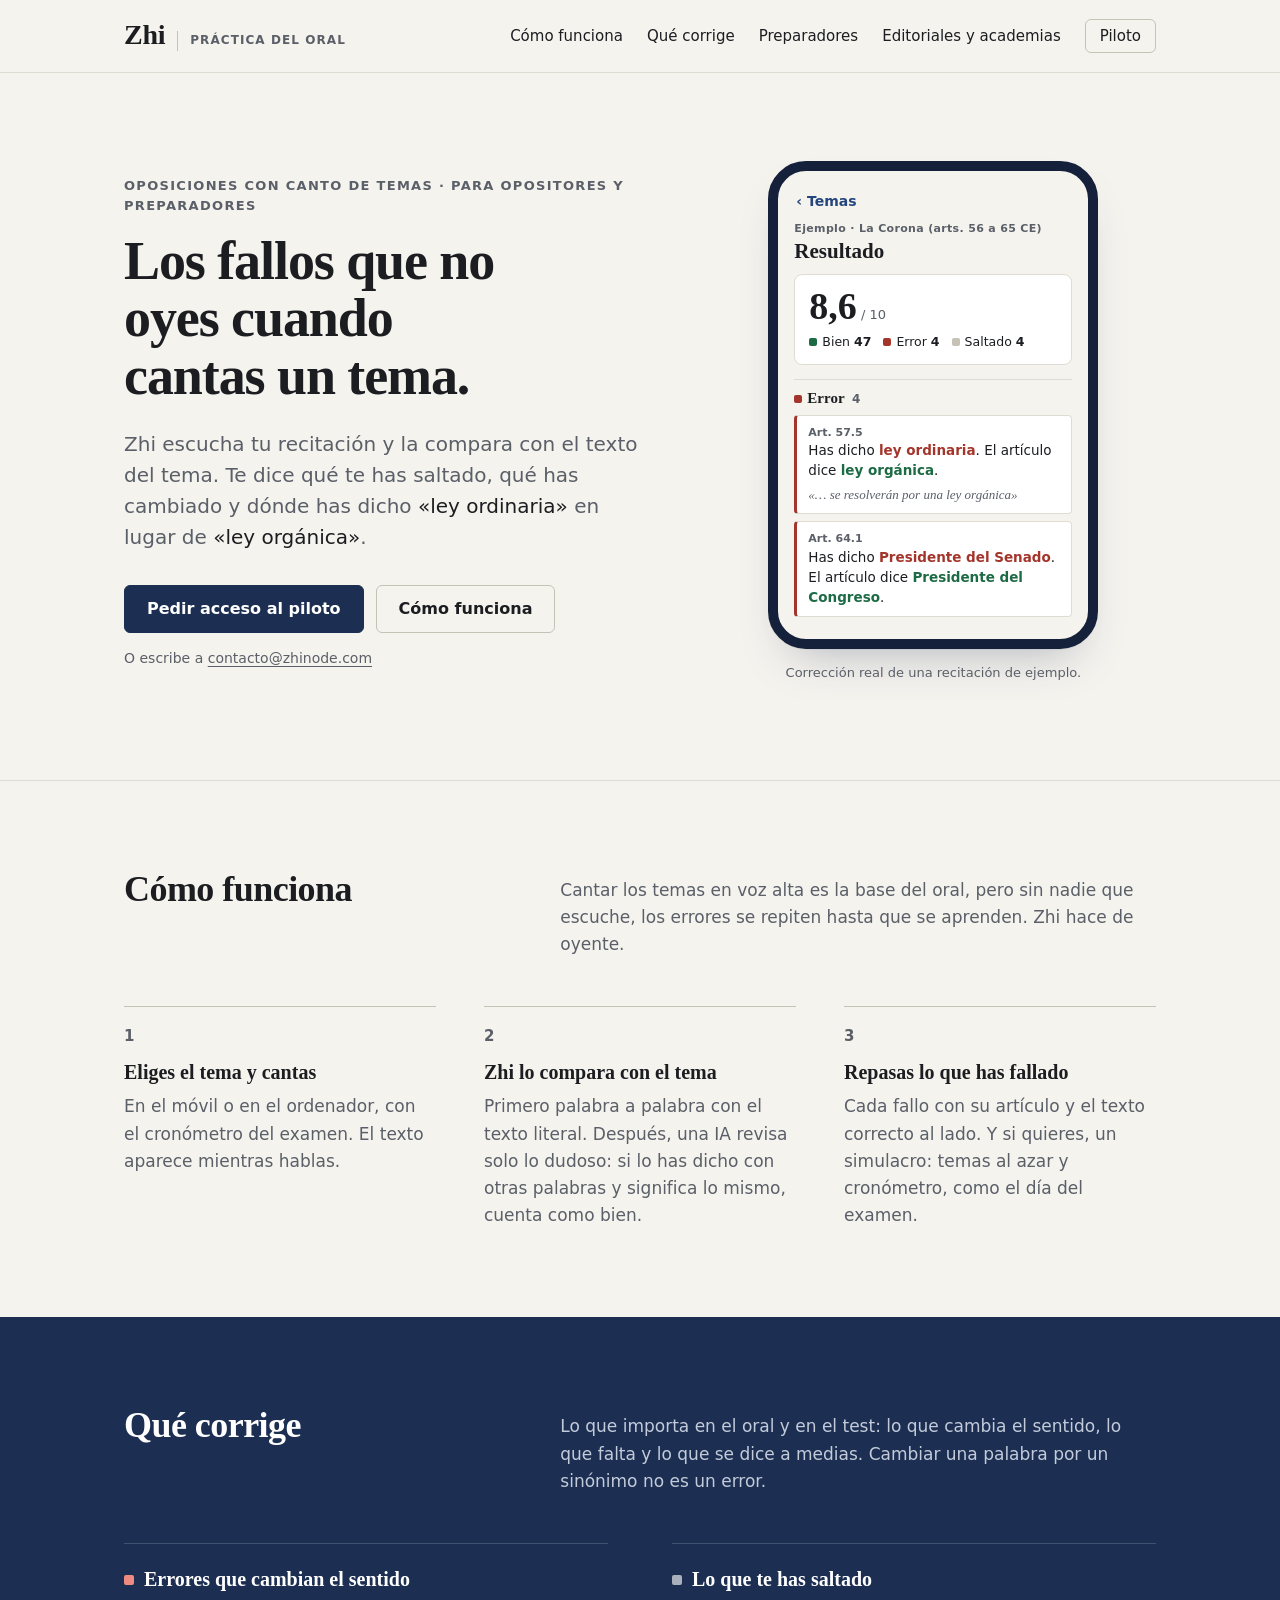
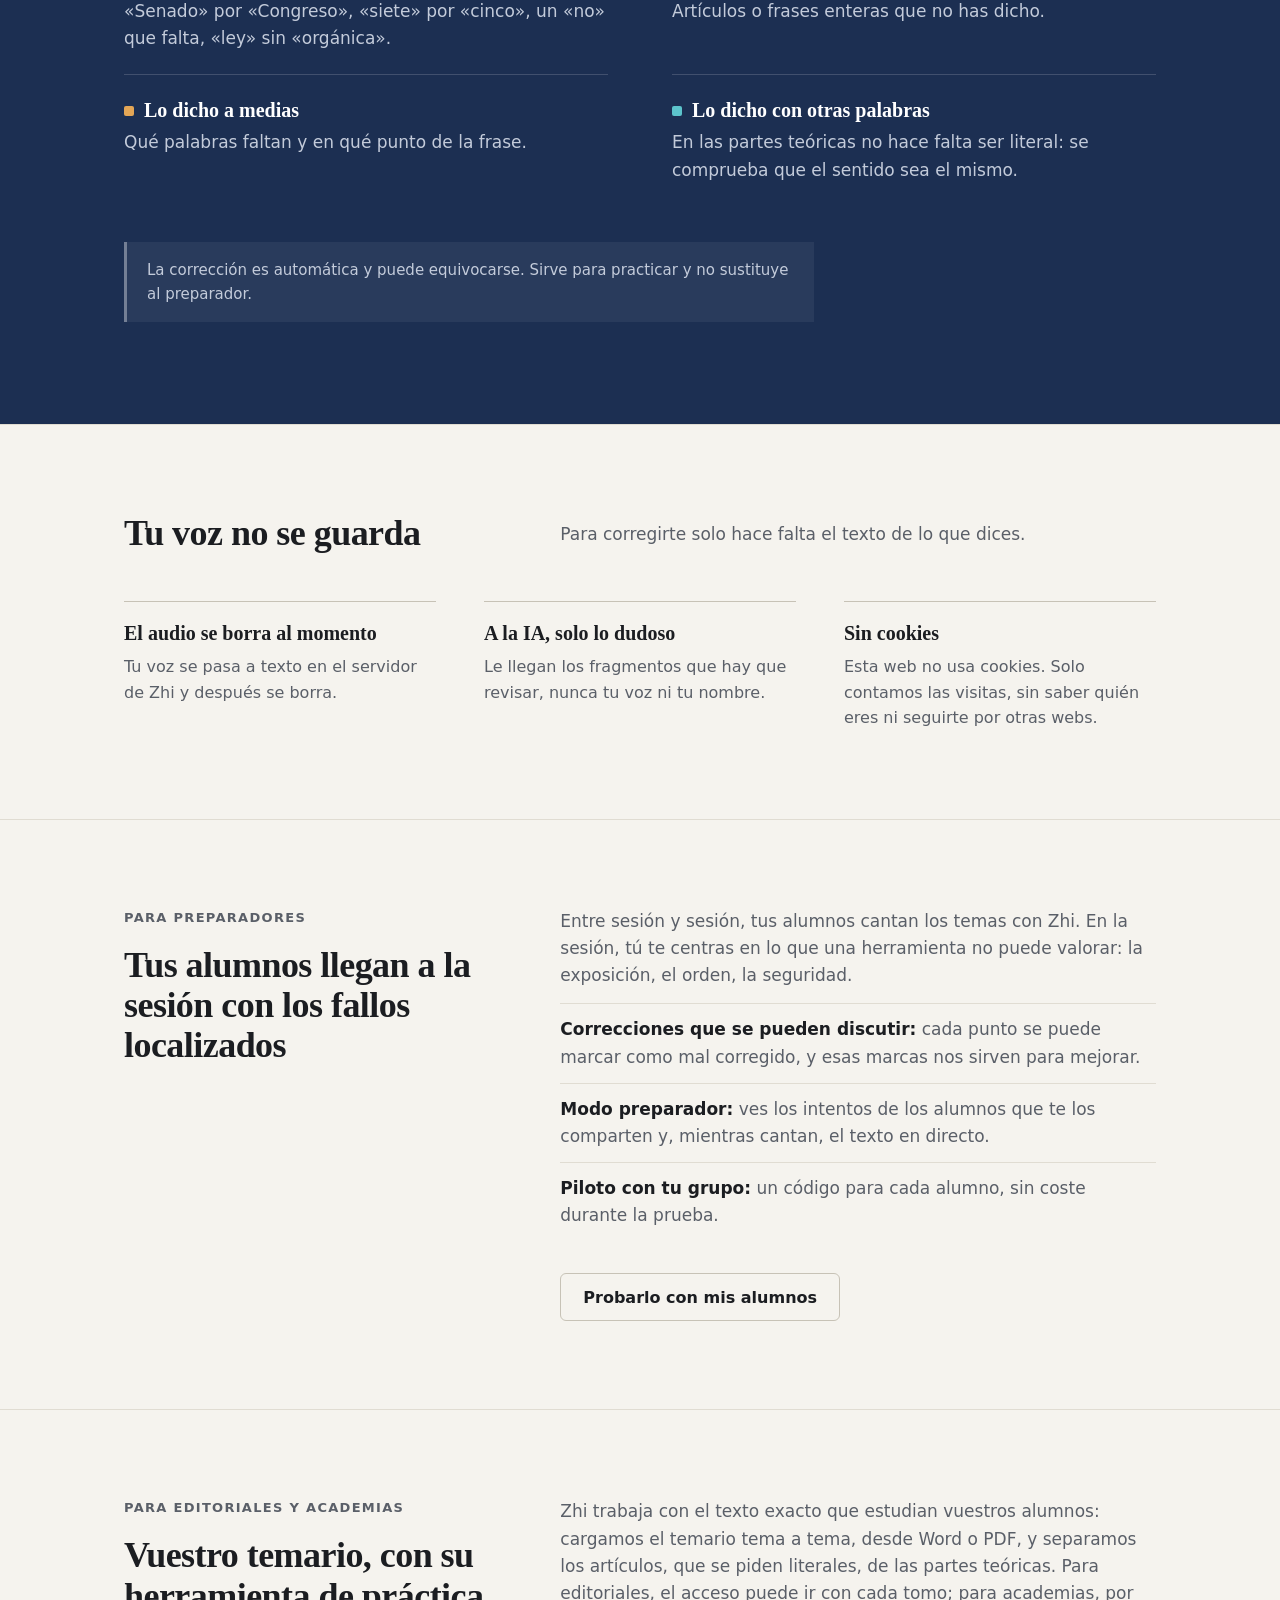
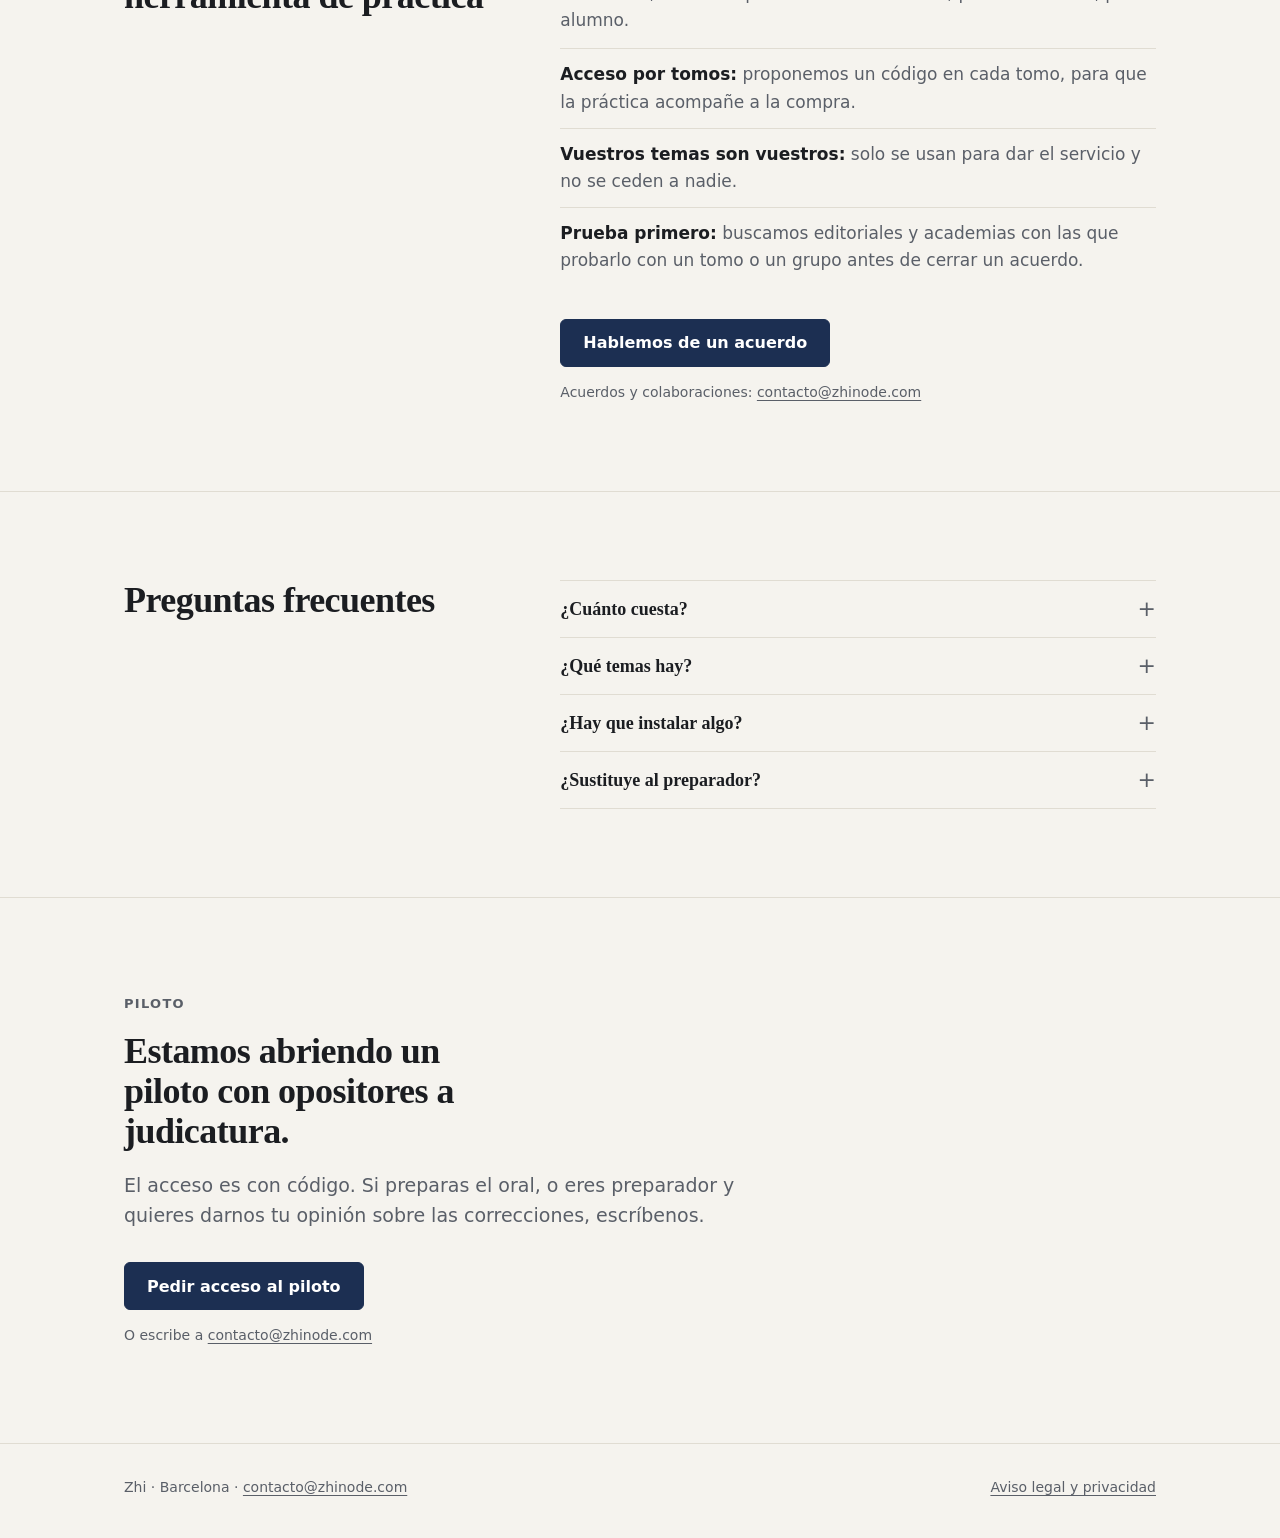
<file: index.html>
<!doctype html>
<html lang="es">
<head>
  <meta charset="utf-8">
  <meta name="viewport" content="width=device-width, initial-scale=1">
  <title>Zhi · Práctica del oral para oposiciones</title>
  <meta name="description" content="Zhi escucha cómo cantas un tema y lo compara con el texto: lo que te has saltado, lo que has cambiado y los errores que cambian el sentido.">
  <meta property="og:title" content="Zhi · Práctica del oral para oposiciones">
  <meta property="og:description" content="Canta el tema y Zhi te dice qué has dicho mal, qué te has saltado y qué has explicado con otras palabras.">
  <meta property="og:locale" content="es_ES">
  <meta property="og:url" content="https://oposiciones.zhinode.com/">
  <link rel="canonical" href="https://oposiciones.zhinode.com/">
  <meta name="theme-color" content="#1c2f52">
  <link rel="icon" href="icono.svg" type="image/svg+xml">
  <link rel="stylesheet" href="estilos.css?v=3">
</head>
<body>
  <a class="saltar" href="#contenido">Saltar al contenido</a>

  <header class="cabecera">
    <div class="ancho">
      <a class="marca" href="./" aria-label="Zhi, inicio">
        <span class="logo">Zhi</span>
        <span class="producto">Práctica del oral</span>
      </a>
      <nav aria-label="Secciones">
        <ul>
          <li><a href="#como">Cómo funciona</a></li>
          <li><a href="#corrige">Qué corrige</a></li>
          <li><a href="#preparadores">Preparadores</a></li>
          <li><a href="#editoriales">Editoriales y academias</a></li>
          <li><a href="#piloto" class="nav-piloto">Piloto</a></li>
        </ul>
      </nav>
    </div>
  </header>

  <main id="contenido">
    <section class="portada">
      <div class="ancho">
        <div>
          <p class="antetitulo">Oposiciones con canto de temas · para opositores y preparadores</p>
          <h1>Los fallos que no oyes cuando cantas un tema.</h1>
          <p class="entrada">Zhi escucha tu recitación y la compara con el texto del tema. Te dice qué te has saltado, qué has cambiado y dónde has dicho <q>ley ordinaria</q> en lugar de <q>ley orgánica</q>.</p>
          <div class="acciones">
            <a class="boton primario" href="mailto:contacto@zhinode.com?subject=Piloto%20de%20Zhi">Pedir acceso al piloto</a>
            <a class="boton" href="#como">Cómo funciona</a>
          </div>
          <p class="correo-visible">O escribe a <a href="mailto:contacto@zhinode.com">contacto@zhinode.com</a></p>
        </div>

        <figure class="telefono" aria-label="Pantalla de resultado de Zhi en un móvil">
          <div class="pantalla">
            <div class="app-barra"><span>‹ Temas</span></div>
            <p class="app-materia">Ejemplo · La Corona (arts. 56 a 65 CE)</p>
            <p class="app-titulo">Resultado</p>
            <div class="app-nota">
              <span class="cifra">8,6<small> / 10</small></span>
              <span class="cifras">
                <span><i class="dicho"></i>Bien <b>47</b></span>
                <span><i class="error"></i>Error <b>4</b></span>
                <span><i class="saltado"></i>Saltado <b>4</b></span>
              </span>
            </div>
            <p class="app-apartado"><i class="error"></i>Error <b>4</b></p>
            <div class="app-fallo">
              <span class="ref">Art. 57.5</span>
              Has dicho <mark>ley ordinaria</mark>. El artículo dice <mark class="bien">ley orgánica</mark>.
              <span class="cita">«… se resolverán por una ley orgánica»</span>
            </div>
            <div class="app-fallo">
              <span class="ref">Art. 64.1</span>
              Has dicho <mark>Presidente del Senado</mark>. El artículo dice <mark class="bien">Presidente del Congreso</mark>.
            </div>
          </div>
          <figcaption>Corrección real de una recitación de ejemplo.</figcaption>
        </figure>
      </div>
    </section>

    <section class="seccion" id="como" aria-labelledby="como-titulo">
      <div class="ancho">
        <div class="seccion-cabecera">
          <h2 id="como-titulo">Cómo funciona</h2>
          <p>Cantar los temas en voz alta es la base del oral, pero sin nadie que escuche, los errores se repiten hasta que se aprenden. Zhi hace de oyente.</p>
        </div>
        <ol class="pasos">
          <li>
            <h3>Eliges el tema y cantas</h3>
            <p>En el móvil o en el ordenador, con el cronómetro del examen. El texto aparece mientras hablas.</p>
          </li>
          <li>
            <h3>Zhi lo compara con el tema</h3>
            <p>Primero palabra a palabra con el texto literal. Después, una IA revisa solo lo dudoso: si lo has dicho con otras palabras y significa lo mismo, cuenta como bien.</p>
          </li>
          <li>
            <h3>Repasas lo que has fallado</h3>
            <p>Cada fallo con su artículo y el texto correcto al lado. Y si quieres, un simulacro: temas al azar y cronómetro, como el día del examen.</p>
          </li>
        </ol>
      </div>
    </section>

    <section class="seccion banda" id="corrige" aria-labelledby="corrige-titulo">
      <div class="ancho">
        <div class="seccion-cabecera">
          <h2 id="corrige-titulo">Qué corrige</h2>
          <p>Lo que importa en el oral y en el test: lo que cambia el sentido, lo que falta y lo que se dice a medias. Cambiar una palabra por un sinónimo no es un error.</p>
        </div>
        <dl class="corrige">
          <div class="error">
            <dt>Errores que cambian el sentido</dt>
            <dd>«Senado» por «Congreso», «siete» por «cinco», un «no» que falta, «ley» sin «orgánica».</dd>
          </div>
          <div class="saltado">
            <dt>Lo que te has saltado</dt>
            <dd>Artículos o frases enteras que no has dicho.</dd>
          </div>
          <div class="incompleto">
            <dt>Lo dicho a medias</dt>
            <dd>Qué palabras faltan y en qué punto de la frase.</dd>
          </div>
          <div class="equivalente">
            <dt>Lo dicho con otras palabras</dt>
            <dd>En las partes teóricas no hace falta ser literal: se comprueba que el sentido sea el mismo.</dd>
          </div>
        </dl>
        <p class="aviso">La corrección es automática y puede equivocarse. Sirve para practicar y no sustituye al preparador.</p>
      </div>
    </section>

    <section class="seccion" aria-labelledby="datos-titulo">
      <div class="ancho">
        <div class="seccion-cabecera">
          <h2 id="datos-titulo">Tu voz no se guarda</h2>
          <p>Para corregirte solo hace falta el texto de lo que dices.</p>
        </div>
        <div class="datos">
          <div>
            <h3>El audio se borra al momento</h3>
            <p>Tu voz se pasa a texto en el servidor de Zhi y después se borra.</p>
          </div>
          <div>
            <h3>A la IA, solo lo dudoso</h3>
            <p>Le llegan los fragmentos que hay que revisar, nunca tu voz ni tu nombre.</p>
          </div>
          <div>
            <h3>Sin cookies</h3>
            <p>Esta web no usa cookies. Solo contamos las visitas, sin saber quién eres ni seguirte por otras webs.</p>
          </div>
        </div>
      </div>
    </section>

    <section class="seccion" id="preparadores" aria-labelledby="preparadores-titulo">
      <div class="ancho dos">
        <div>
          <p class="antetitulo">Para preparadores</p>
          <h2 id="preparadores-titulo">Tus alumnos llegan a la sesión con los fallos localizados</h2>
        </div>
        <div class="texto">
          <p>Entre sesión y sesión, tus alumnos cantan los temas con Zhi. En la sesión, tú te centras en lo que una herramienta no puede valorar: la exposición, el orden, la seguridad.</p>
          <ul class="lista-simple">
            <li><strong>Correcciones que se pueden discutir:</strong> cada punto se puede marcar como mal corregido, y esas marcas nos sirven para mejorar.</li>
            <li><strong>Modo preparador:</strong> ves los intentos de los alumnos que te los comparten y, mientras cantan, el texto en directo.</li>
            <li><strong>Piloto con tu grupo:</strong> un código para cada alumno, sin coste durante la prueba.</li>
          </ul>
          <div class="acciones">
            <a class="boton" href="mailto:contacto@zhinode.com?subject=Zhi%20para%20preparadores">Probarlo con mis alumnos</a>
          </div>
        </div>
      </div>
    </section>

    <section class="seccion" id="editoriales" aria-labelledby="editoriales-titulo">
      <div class="ancho dos">
        <div>
          <p class="antetitulo">Para editoriales y academias</p>
          <h2 id="editoriales-titulo">Vuestro temario, con su herramienta de práctica</h2>
        </div>
        <div class="texto">
          <p>Zhi trabaja con el texto exacto que estudian vuestros alumnos: cargamos el temario tema a tema, desde Word o PDF, y separamos los artículos, que se piden literales, de las partes teóricas. Para editoriales, el acceso puede ir con cada tomo; para academias, por alumno.</p>
          <ul class="lista-simple">
            <li><strong>Acceso por tomos:</strong> proponemos un código en cada tomo, para que la práctica acompañe a la compra.</li>
            <li><strong>Vuestros temas son vuestros:</strong> solo se usan para dar el servicio y no se ceden a nadie.</li>
            <li><strong>Prueba primero:</strong> buscamos editoriales y academias con las que probarlo con un tomo o un grupo antes de cerrar un acuerdo.</li>
          </ul>
          <div class="acciones">
            <a class="boton primario" href="mailto:contacto@zhinode.com?subject=Acuerdo%20con%20Zhi">Hablemos de un acuerdo</a>
          </div>
          <p class="correo-visible">Acuerdos y colaboraciones: <a href="mailto:contacto@zhinode.com">contacto@zhinode.com</a></p>
        </div>
      </div>
    </section>

    <section class="seccion" id="preguntas" aria-labelledby="preguntas-titulo">
      <div class="ancho dos">
        <h2 id="preguntas-titulo">Preguntas frecuentes</h2>
        <div class="preguntas">
          <details>
            <summary>¿Cuánto cuesta?</summary>
            <p>Durante el piloto, nada. Para academias y editoriales, el precio depende del número de alumnos o de tomos: escríbenos y lo vemos.</p>
          </details>
          <details>
            <summary>¿Qué temas hay?</summary>
            <p>Por ahora, los 29 temas de Derecho Constitucional y de la Unión Europea del programa de judicatura, con la letra de las normas (del BOE, de la UE y del Convenio Europeo de Derechos Humanos). El objetivo es tener temarios completos de la mano de editoriales.</p>
          </details>
          <details>
            <summary>¿Hay que instalar algo?</summary>
            <p>No. Se abre en el navegador del móvil o del ordenador, y en el móvil se puede añadir a la pantalla de inicio como una app.</p>
          </details>
          <details>
            <summary>¿Sustituye al preparador?</summary>
            <p>No. Es para practicar entre sesiones: te dice dónde fallas para que llegues a la sesión con el tema más limpio.</p>
          </details>
        </div>
      </div>
    </section>

    <section class="cierre" id="piloto" aria-labelledby="piloto-titulo">
      <div class="ancho">
        <p class="antetitulo">Piloto</p>
        <h2 id="piloto-titulo">Estamos abriendo un piloto con opositores a judicatura.</h2>
        <p>El acceso es con código. Si preparas el oral, o eres preparador y quieres darnos tu opinión sobre las correcciones, escríbenos.</p>
        <div class="acciones">
          <a class="boton primario" href="mailto:contacto@zhinode.com?subject=Piloto%20de%20Zhi">Pedir acceso al piloto</a>
        </div>
        <p class="correo-visible">O escribe a <a href="mailto:contacto@zhinode.com">contacto@zhinode.com</a></p>
      </div>
    </section>
  </main>

  <footer class="pie">
    <div class="ancho">
      <span>Zhi · Barcelona · <a href="mailto:contacto@zhinode.com">contacto@zhinode.com</a></span>
      <span><a href="aviso-legal.html">Aviso legal y privacidad</a></span>
    </div>
  </footer>
  <!-- Cloudflare Web Analytics: cuenta visitas sin cookies ni seguimiento entre webs; los datos solo los vemos nosotros. -->
  <script type='module' src='https://static.cloudflareinsights.com/beacon.min.js' data-cf-beacon='{"token": "5d624a9873994a0ea99bdd90c75e54a3"}'></script>
</body>
</html>
</file>
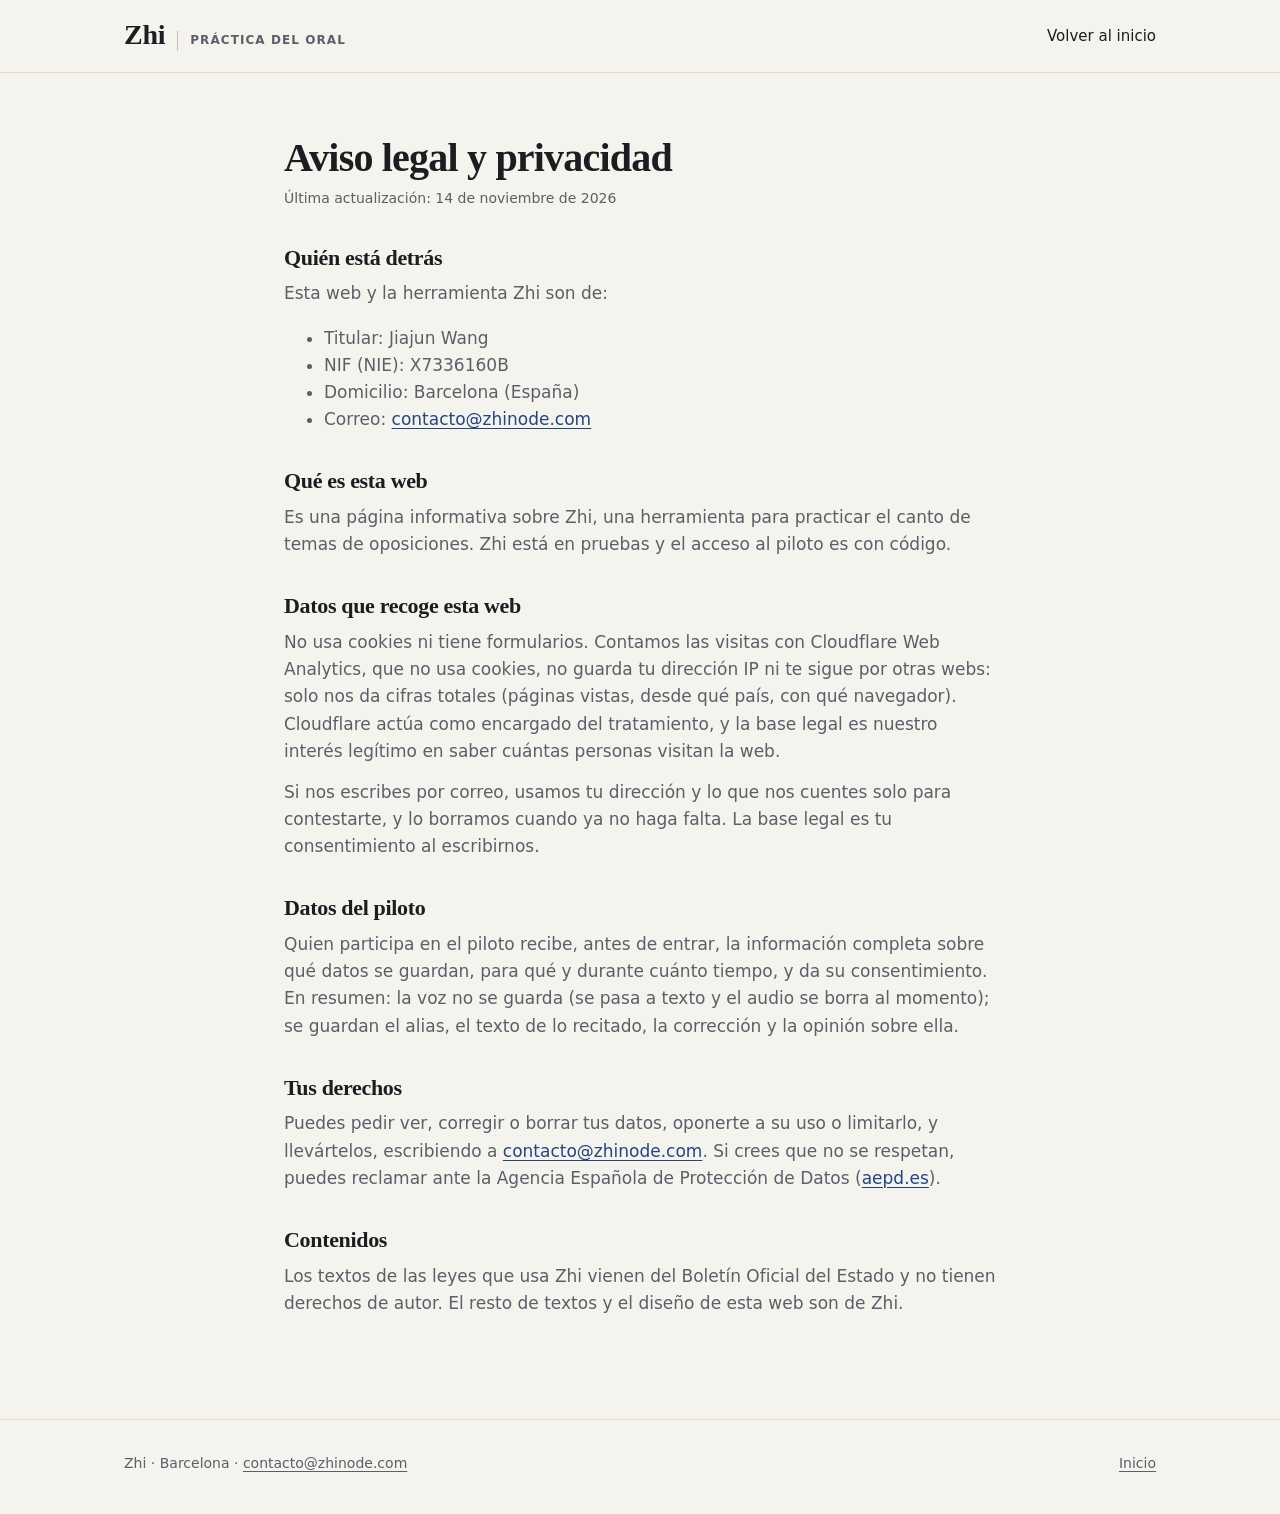
<file: aviso-legal.html>
<!doctype html>
<html lang="es">
<head>
  <meta charset="utf-8">
  <meta name="viewport" content="width=device-width, initial-scale=1">
  <title>Aviso legal y privacidad · Zhi</title>
  <meta name="theme-color" content="#1c2f52">
  <link rel="icon" href="icono.svg" type="image/svg+xml">
  <link rel="stylesheet" href="estilos.css?v=3">
</head>
<body>
  <header class="cabecera">
    <div class="ancho">
      <a class="marca" href="./" aria-label="Zhi, inicio">
        <span class="logo">Zhi</span>
        <span class="producto">Práctica del oral</span>
      </a>
      <nav aria-label="Secciones">
        <ul><li><a href="./">Volver al inicio</a></li></ul>
      </nav>
    </div>
  </header>

  <main class="documento">
    <div class="ancho">
      <h1>Aviso legal y privacidad</h1>
      <p class="fecha">Última actualización: 14 de noviembre de 2026</p>

      <h2>Quién está detrás</h2>
      <p>Esta web y la herramienta Zhi son de:</p>
      <ul>
        <li>Titular: Jiajun Wang</li>
        <li>NIF (NIE): X7336160B</li>
        <li>Domicilio: Barcelona (España)</li>
        <li>Correo: <a href="mailto:contacto@zhinode.com">contacto@zhinode.com</a></li>
      </ul>

      <h2>Qué es esta web</h2>
      <p>Es una página informativa sobre Zhi, una herramienta para practicar el canto de temas de oposiciones. Zhi está en pruebas y el acceso al piloto es con código.</p>

      <h2>Datos que recoge esta web</h2>
      <p>No usa cookies ni tiene formularios. Contamos las visitas con Cloudflare Web Analytics, que no usa cookies, no guarda tu dirección IP ni te sigue por otras webs: solo nos da cifras totales (páginas vistas, desde qué país, con qué navegador). Cloudflare actúa como encargado del tratamiento, y la base legal es nuestro interés legítimo en saber cuántas personas visitan la web.</p>
      <p>Si nos escribes por correo, usamos tu dirección y lo que nos cuentes solo para contestarte, y lo borramos cuando ya no haga falta. La base legal es tu consentimiento al escribirnos.</p>

      <h2>Datos del piloto</h2>
      <p>Quien participa en el piloto recibe, antes de entrar, la información completa sobre qué datos se guardan, para qué y durante cuánto tiempo, y da su consentimiento. En resumen: la voz no se guarda (se pasa a texto y el audio se borra al momento); se guardan el alias, el texto de lo recitado, la corrección y la opinión sobre ella.</p>

      <h2>Tus derechos</h2>
      <p>Puedes pedir ver, corregir o borrar tus datos, oponerte a su uso o limitarlo, y llevártelos, escribiendo a <a href="mailto:contacto@zhinode.com">contacto@zhinode.com</a>. Si crees que no se respetan, puedes reclamar ante la Agencia Española de Protección de Datos (<a href="https://www.aepd.es">aepd.es</a>).</p>

      <h2>Contenidos</h2>
      <p>Los textos de las leyes que usa Zhi vienen del Boletín Oficial del Estado y no tienen derechos de autor. El resto de textos y el diseño de esta web son de Zhi.</p>
    </div>
  </main>

  <footer class="pie">
    <div class="ancho">
      <span>Zhi · Barcelona · <a href="mailto:contacto@zhinode.com">contacto@zhinode.com</a></span>
      <span><a href="./">Inicio</a></span>
    </div>
  </footer>
  <!-- Cloudflare Web Analytics: cuenta visitas sin cookies ni seguimiento entre webs; los datos solo los vemos nosotros. -->
  <script type='module' src='https://static.cloudflareinsights.com/beacon.min.js' data-cf-beacon='{"token": "5d624a9873994a0ea99bdd90c75e54a3"}'></script>
</body>
</html>
</file>
<file: estilos.css>
/* Zhi · landing. Misma identidad que la herramienta: serifa para titulares, azul tinta, filetes finos. */
:root {
  --serif: ui-serif, "Iowan Old Style", "Charter", "Sitka Text", Cambria, Georgia, "Noto Serif", serif;
  --sans: system-ui, -apple-system, "Segoe UI", Roboto, "Helvetica Neue", Arial, sans-serif;

  --fondo: #f5f3ee;
  --tarjeta: #ffffff;
  --texto: #1b1d21;
  --suave: #5a5f68;
  --borde: #e0dcd2;
  --borde-fuerte: #c7c2b6;
  --acento: #1c2f52;
  --acento-texto: #ffffff;
  --enlace: #24467d;
  --foco: #3d63a8;
  --dicho: #1d6b45;
  --incompleto: #95560a;
  --error: #a3352b;
  --saltado: #6b7079;
  --equivalente: #0e6870;
  --error-fondo: #f8e9e7;
}

@media (prefers-color-scheme: dark) {
  :root {
    --fondo: #121417;
    --tarjeta: #1a1d22;
    --texto: #e7e5e0;
    --suave: #a6aab2;
    --borde: #2d3138;
    --borde-fuerte: #434852;
    --acento: #a9bde0;
    --acento-texto: #0f1726;
    --enlace: #a9bde0;
    --foco: #a9bde0;
    --dicho: #6cc497;
    --incompleto: #e3a656;
    --error: #ef8a80;
    --saltado: #9ba1ad;
    --equivalente: #5cc4cc;
    --error-fondo: #3a2220;
  }
}

* { box-sizing: border-box; }
html { scroll-behavior: smooth; }
@media (prefers-reduced-motion: reduce) { html { scroll-behavior: auto; } }

body {
  margin: 0;
  background: var(--fondo);
  color: var(--texto);
  font: 17px/1.6 var(--sans);
  -webkit-font-smoothing: antialiased;
  text-rendering: optimizeLegibility;
}
a { color: var(--enlace); text-underline-offset: 3px; text-decoration-thickness: 1px; }
:focus-visible { outline: 2px solid var(--foco); outline-offset: 3px; }
.saltar { position: absolute; left: -9999px; }
.saltar:focus { left: 16px; top: 12px; background: var(--tarjeta); padding: 8px 12px; z-index: 10; }

.ancho { max-width: 1080px; margin: 0 auto; padding: 0 24px; }

/* ---------- Cabecera ---------- */
.cabecera { border-bottom: 1px solid var(--borde); }
.cabecera .ancho { display: flex; align-items: center; justify-content: space-between; gap: 24px; min-height: 72px; }
.marca { display: flex; align-items: baseline; gap: 12px; text-decoration: none; color: var(--texto); }
.logo { font: 600 28px/1 var(--serif); letter-spacing: -0.01em; }
.producto { font-size: 12px; font-weight: 600; letter-spacing: 0.09em; text-transform: uppercase; color: var(--suave);
  padding-left: 12px; border-left: 1px solid var(--borde-fuerte); white-space: nowrap; }
nav ul { display: flex; gap: 24px; list-style: none; margin: 0; padding: 0; font-size: 15px; }
nav a { color: var(--texto); text-decoration: none; }
nav a:hover { color: var(--enlace); text-decoration: underline; }

/* ---------- Botones ---------- */
.boton {
  display: inline-flex;
  align-items: center;
  justify-content: center;
  min-height: 48px;
  padding: 10px 22px;
  border-radius: 6px;
  border: 1px solid var(--borde-fuerte);
  font-weight: 600;
  font-size: 16px;
  text-decoration: none;
  color: var(--texto);
  background: transparent;
}
.boton:hover { border-color: var(--texto); }
.boton.primario { background: var(--acento); border-color: var(--acento); color: var(--acento-texto); }
.boton.primario:hover { background: color-mix(in srgb, var(--acento) 88%, var(--texto)); }
.acciones { display: flex; flex-wrap: wrap; gap: 12px; margin-top: 32px; }

/* ---------- Tipografía ---------- */
.antetitulo { font-size: 13px; font-weight: 600; letter-spacing: 0.1em; text-transform: uppercase; color: var(--suave); margin: 0 0 16px; }
h1 { font: 600 54px/1.06 var(--serif); letter-spacing: -0.02em; margin: 0; max-width: 15ch; }
h2 { font: 600 36px/1.12 var(--serif); letter-spacing: -0.015em; margin: 0; }
h3 { font: 600 20px/1.3 var(--serif); margin: 0 0 8px; }
.entrada { font-size: 20px; line-height: 1.55; color: var(--suave); margin: 24px 0 0; max-width: 34em; }
.entrada q { color: var(--texto); }
q { quotes: "«" "»"; }
p { margin: 0 0 14px; }

/* ---------- Portada ---------- */
.portada { padding: 88px 0 96px; }
.portada .ancho { display: grid; grid-template-columns: 1.08fr 0.92fr; gap: 64px; align-items: center; }

.muestra { background: var(--tarjeta); border: 1px solid var(--borde); border-radius: 8px; padding: 22px 22px 18px; }
.muestra-cabecera { display: flex; justify-content: space-between; align-items: baseline; gap: 12px; padding-bottom: 14px; border-bottom: 1px solid var(--borde); }
.muestra-tema { font-size: 13px; font-weight: 600; letter-spacing: 0.04em; color: var(--suave); }
.muestra-nota { font: 600 34px/1 var(--serif); font-variant-numeric: lining-nums; }
.muestra-nota small { font: 500 14px var(--sans); color: var(--suave); }
.muestra ul { list-style: none; margin: 14px 0 0; padding: 0; display: flex; flex-direction: column; gap: 8px; }
.muestra li { border: 1px solid var(--borde); border-left: 3px solid var(--borde-fuerte); border-radius: 4px; padding: 10px 12px; font-size: 15px; }
.muestra li.error { border-left-color: var(--error); }
.muestra li.equivalente { border-left-color: var(--equivalente); }
.muestra .ref { display: block; font-size: 12px; font-weight: 600; letter-spacing: 0.02em; color: var(--suave); margin-bottom: 2px; }
.muestra mark { background: none; color: var(--error); font-weight: 600; }
.muestra mark.bien { color: var(--dicho); }
.muestra .cita { display: block; font: italic 14.5px/1.5 var(--serif); color: var(--suave); margin-top: 6px; }
.muestra figcaption { font-size: 13px; color: var(--suave); margin-top: 12px; }

/* ---------- Secciones ---------- */
.seccion { padding: 88px 0; border-top: 1px solid var(--borde); }
.seccion-cabecera { display: grid; grid-template-columns: 1fr 1.6fr; gap: 64px; margin-bottom: 48px; align-items: start; }
.seccion-cabecera p { padding-top: 8px; }
.seccion-cabecera p { color: var(--suave); margin: 0; max-width: 34em; }

.pasos { list-style: none; margin: 0; padding: 0; display: grid; grid-template-columns: repeat(3, 1fr); gap: 48px; counter-reset: paso; }
.pasos li { counter-increment: paso; border-top: 1px solid var(--borde-fuerte); padding-top: 20px; }
.pasos li::before { content: counter(paso); display: block; font: 600 15px var(--sans); color: var(--suave); margin-bottom: 14px; font-variant-numeric: tabular-nums; }
.pasos p { color: var(--suave); margin: 0; }

.corrige { margin: 0; display: grid; grid-template-columns: 1fr 1fr; gap: 0 64px; }
.corrige div { padding: 22px 0; border-top: 1px solid var(--borde); }
.corrige dt { font: 600 20px/1.3 var(--serif); margin: 0 0 6px; }
.corrige dt::before { content: ""; display: inline-block; width: 10px; height: 10px; border-radius: 2px; margin-right: 10px; vertical-align: 1px; }
.corrige .error dt::before { background: var(--error); }
.corrige .saltado dt::before { background: var(--saltado); }
.corrige .incompleto dt::before { background: var(--incompleto); }
.corrige .equivalente dt::before { background: var(--equivalente); }
.corrige dd { margin: 0; color: var(--suave); }
.aviso { margin-top: 36px; padding: 16px 20px; border-left: 3px solid var(--borde-fuerte); background: var(--tarjeta); font-size: 15px; color: var(--suave); max-width: 46em; }

.dos { display: grid; grid-template-columns: 1fr 1.6fr; gap: 64px; }
.dos .texto p { color: var(--suave); }
.dos .texto p strong { color: var(--texto); font-weight: 600; }
.lista-simple { list-style: none; margin: 8px 0 0; padding: 0; }
.lista-simple li { padding: 12px 0; border-top: 1px solid var(--borde); color: var(--suave); }
.lista-simple li strong { color: var(--texto); font-weight: 600; }

.datos { display: grid; grid-template-columns: repeat(3, 1fr); gap: 48px; }
.datos div { border-top: 1px solid var(--borde-fuerte); padding-top: 18px; }
.datos p { color: var(--suave); margin: 0; font-size: 16px; }

.cierre { padding: 96px 0; border-top: 1px solid var(--borde); }
.cierre h2 { max-width: 22ch; }
.cierre p:not(.antetitulo) { max-width: 36em; }
.cierre p:not(.antetitulo) { color: var(--suave); font-size: 19px; margin-top: 18px; }

/* ---------- Pie ---------- */
.pie { border-top: 1px solid var(--borde); padding: 32px 0 40px; font-size: 14px; color: var(--suave); }
.pie .ancho { display: flex; flex-wrap: wrap; justify-content: space-between; gap: 12px 32px; }
.pie a { color: var(--suave); }

/* ---------- Páginas de texto (aviso legal) ---------- */
.documento { padding: 64px 0 88px; }
.documento .ancho { max-width: 760px; }
.documento h1 { font-size: 40px; max-width: none; margin-bottom: 8px; }
.documento h2 { font-size: 22px; margin: 36px 0 10px; }
.documento p, .documento li { color: var(--suave); }
.documento .fecha { font-size: 14px; color: var(--suave); margin-bottom: 32px; }


/* ---------- Móvil de muestra (pantalla de resultado de la app, en HTML) ---------- */
.telefono { margin: 0; justify-self: center; width: 100%; max-width: 330px; }
.pantalla {
  border: 10px solid #15213a;
  border-radius: 38px;
  background: #f5f3ee;
  color: #1b1d21;
  padding: 18px 16px 22px;
  box-shadow: 0 1px 0 rgba(0,0,0,.04), 0 24px 48px -24px rgba(28,47,82,.35);
  font-size: 14px;
  line-height: 1.45;
}
.app-barra { display: flex; justify-content: space-between; font-weight: 600; color: #24467d; font-size: 14px; padding: 2px 2px 10px; }
.app-materia { margin: 0; font-size: 11px; font-weight: 600; letter-spacing: .03em; color: #5a5f68; }
.app-titulo { margin: 2px 0 10px; font: 600 21px/1.2 var(--serif); }
.app-nota { display: block; background: #fff; border: 1px solid #e0dcd2; border-radius: 8px; padding: 12px 14px; }
.app-nota .cifra { display: block; font: 600 38px/1 var(--serif); }
.app-nota .cifra small { font: 500 13px var(--sans); color: #5a5f68; }
.app-nota .cifras { display: flex; flex-wrap: wrap; gap: 2px 12px; margin-top: 8px; font-size: 12.5px; font-weight: 500; }
.pantalla i { display: inline-block; width: 8px; height: 8px; border-radius: 2px; margin-right: 5px; vertical-align: 0; }
.pantalla i.dicho { background: #1d6b45; } .pantalla i.error { background: #a3352b; } .pantalla i.saltado { background: #c7c2b6; }
.app-apartado { margin: 14px 0 8px; padding-top: 10px; border-top: 1px solid #e0dcd2; font: 600 15px var(--serif); }
.app-apartado b { font: 600 12px var(--sans); color: #5a5f68; margin-left: 4px; }
.app-fallo { background: #fff; border: 1px solid #e0dcd2; border-left: 3px solid #a3352b; border-radius: 4px; padding: 9px 11px; margin-top: 7px; font-size: 13.5px; }
.app-fallo .ref { display: block; font-size: 11px; font-weight: 600; color: #5a5f68; margin-bottom: 1px; }
.app-fallo mark { background: none; color: #a3352b; font-weight: 600; }
.app-fallo mark.bien { color: #1d6b45; }
.app-fallo .cita { display: block; margin-top: 5px; font: italic 13px/1.45 var(--serif); color: #5a5f68; }
.telefono figcaption { text-align: center; font-size: 13px; color: var(--suave); margin-top: 14px; }

/* ---------- Banda en azul tinta (ritmo visual) ---------- */
.banda { background: #1c2f52; color: #eef1f6; border-top: 0; }
.banda h2, .banda dt { color: #ffffff; }
.banda .seccion-cabecera p, .banda dd { color: #c3cbda; }
.banda .corrige div { border-top-color: rgba(255,255,255,.16); }
.banda .corrige .error dt::before { background: #ef8a80; }
.banda .corrige .saltado dt::before { background: #aab1bd; }
.banda .corrige .incompleto dt::before { background: #e3a656; }
.banda .corrige .equivalente dt::before { background: #5cc4cc; }
.banda .aviso { background: rgba(255,255,255,.06); border-left-color: rgba(255,255,255,.35); color: #c3cbda; }
@media (prefers-color-scheme: dark) { .banda { background: #18233a; } }

/* ---------- Correo visible (por si no hay programa de correo) ---------- */
.correo-visible { margin: 14px 0 0; font-size: 14px; color: var(--suave); }
.correo-visible a { color: var(--suave); }

/* ---------- Preguntas frecuentes ---------- */
.preguntas details { border-top: 1px solid var(--borde); }
.preguntas details:last-child { border-bottom: 1px solid var(--borde); }
.preguntas summary { display: flex; align-items: center; min-height: 56px; cursor: pointer; list-style: none; font: 600 18px/1.35 var(--serif); }
.preguntas summary::-webkit-details-marker { display: none; }
.preguntas summary::after { content: "+"; margin-left: auto; padding-left: 16px; font: 400 22px var(--sans); color: var(--suave); }
.preguntas details[open] summary::after { content: "–"; }
.preguntas p { color: var(--suave); margin: 0 0 18px; max-width: 40em; }

/* Piloto en la navegación: el destino principal, como enlace marcado */
nav a.nav-piloto { padding: 7px 14px; border: 1px solid var(--borde-fuerte); border-radius: 6px; }
nav a.nav-piloto:hover { border-color: var(--texto); text-decoration: none; }

/* ---------- Pantallas medianas y móvil ---------- */
@media (max-width: 900px) {
  nav li:not(:last-child) { display: none; }
  .portada .ancho, .seccion-cabecera, .dos { grid-template-columns: 1fr; gap: 40px; }
  .seccion-cabecera { gap: 16px; }
  .pasos, .datos { grid-template-columns: 1fr; gap: 28px; }
  .corrige { grid-template-columns: 1fr; }
}
@media (max-width: 640px) {
  body { font-size: 16px; }
  .ancho { padding: 0 16px; }
  .cabecera .ancho { min-height: 60px; }
  .logo { font-size: 24px; }
  .producto { font-size: 11px; padding-left: 10px; }
  h1 { font-size: 38px; }
  h2 { font-size: 28px; }
  .entrada { font-size: 18px; }
  .portada { padding: 48px 0 64px; }
  .seccion { padding: 64px 0; }
  .acciones .boton { flex: 1 1 100%; }
  .telefono { max-width: 300px; }
  .muestra { padding: 18px 16px 14px; }
  .cierre { padding: 64px 0; }
}
.cierre p.correo-visible { font-size: 14px; margin-top: 14px; }
</file>
